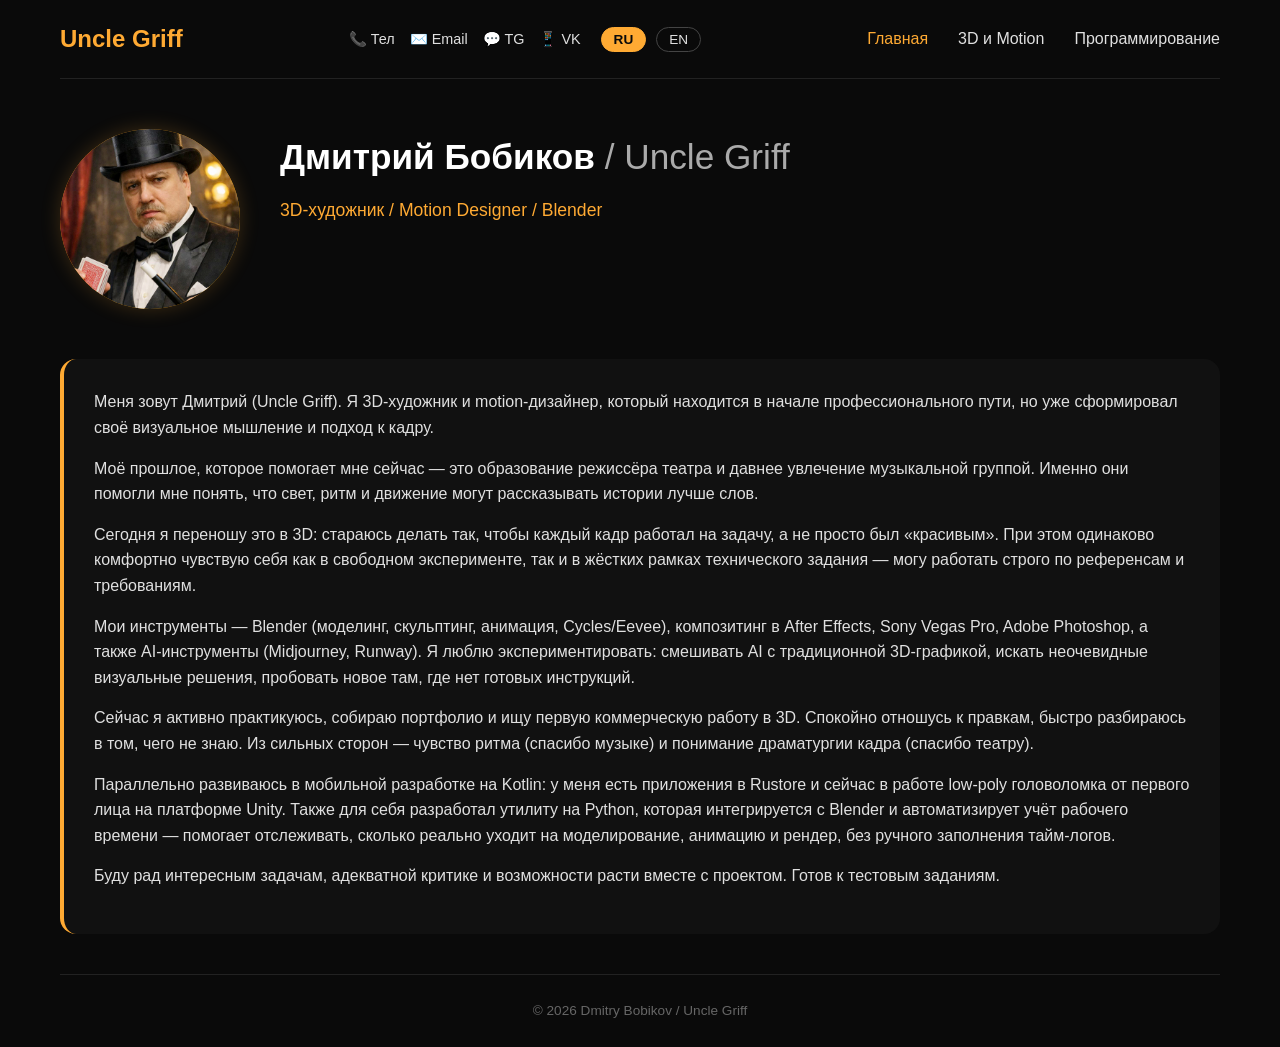
<file: index.html>
<!DOCTYPE html>
<html lang="ru">
<head>
    <meta charset="UTF-8">
    <meta name="viewport" content="width=device-width, initial-scale=1.0, viewport-fit=cover">
    <title>Dmitry Bobikov | 3D Artist & Motion Designer</title>
  <script type="module" crossorigin src="/assets/main-OH4ag4DU.js"></script>
  <link rel="modulepreload" crossorigin href="/assets/style-Zwzf4h3l.js">
  <link rel="stylesheet" crossorigin href="/assets/style-q9aPbfnD.css">
</head>
<body>
    <div id="app"></div>
</body>
</html>
</file>
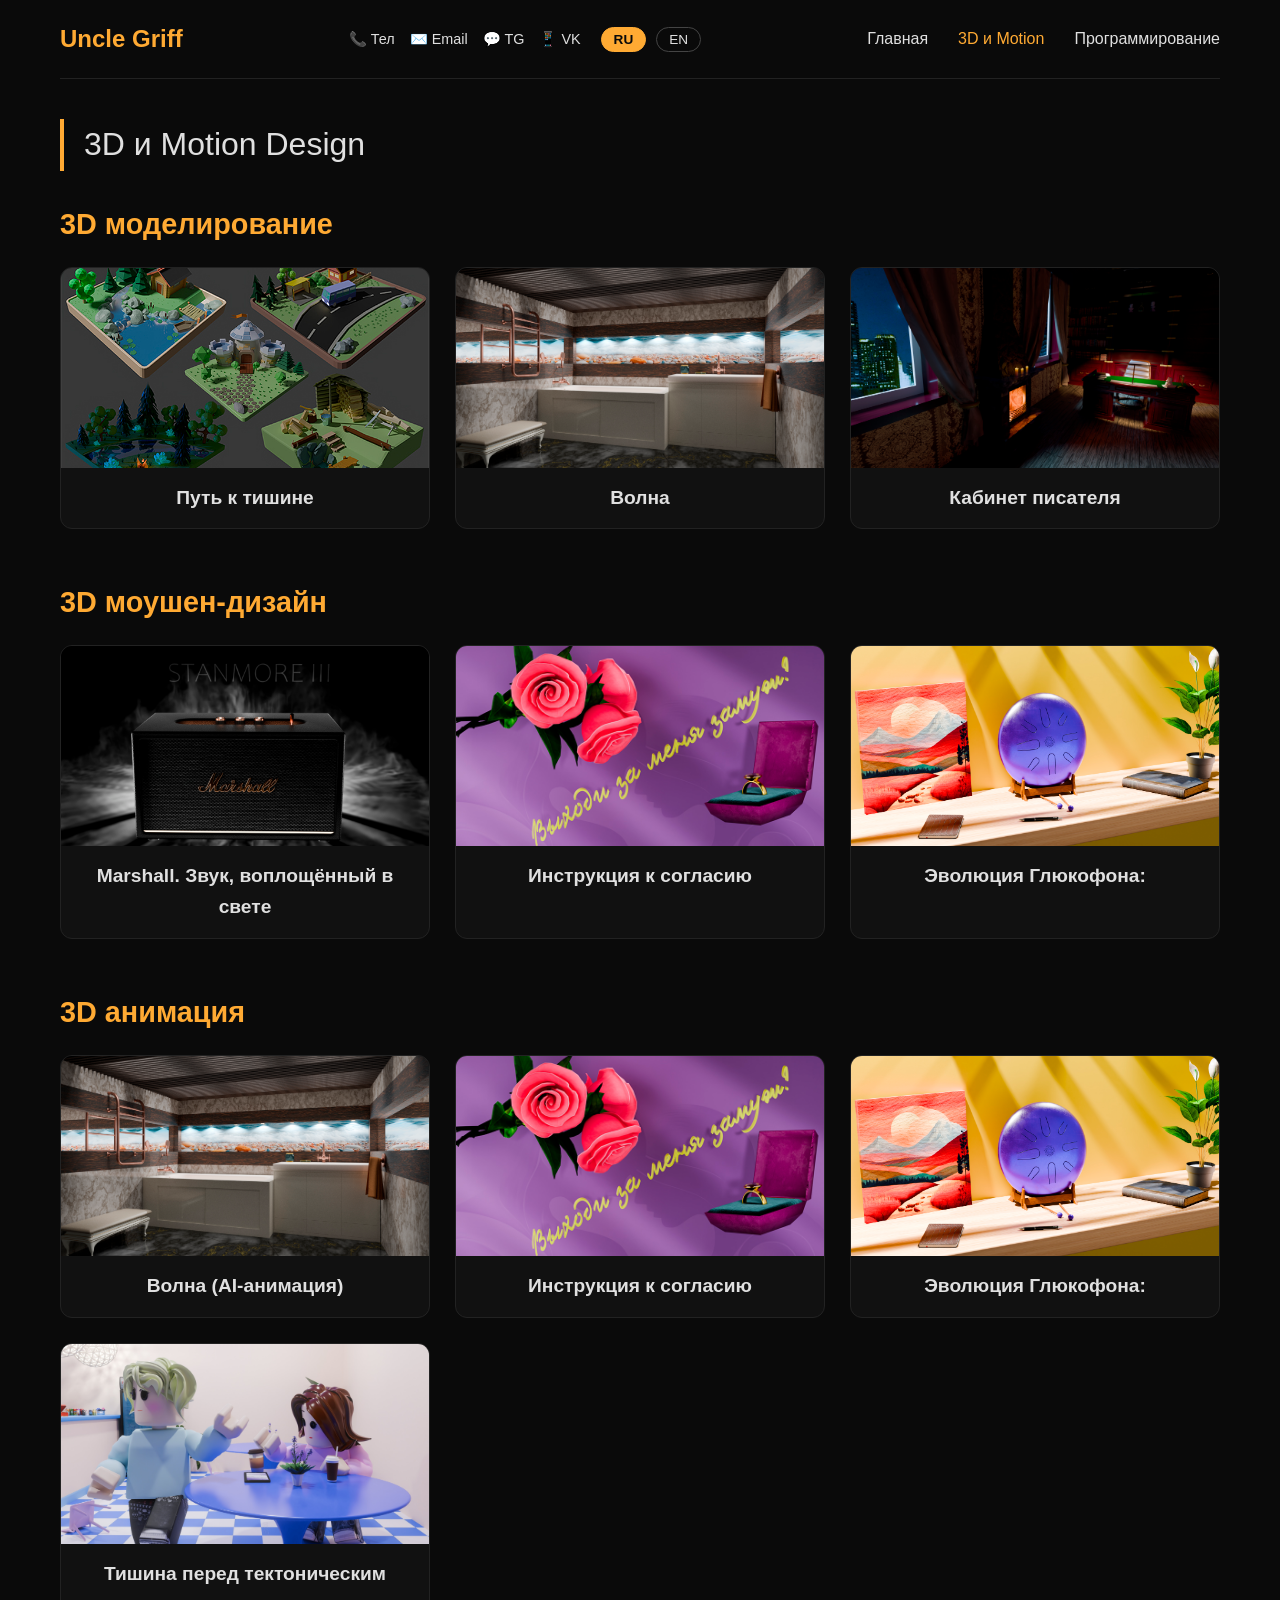
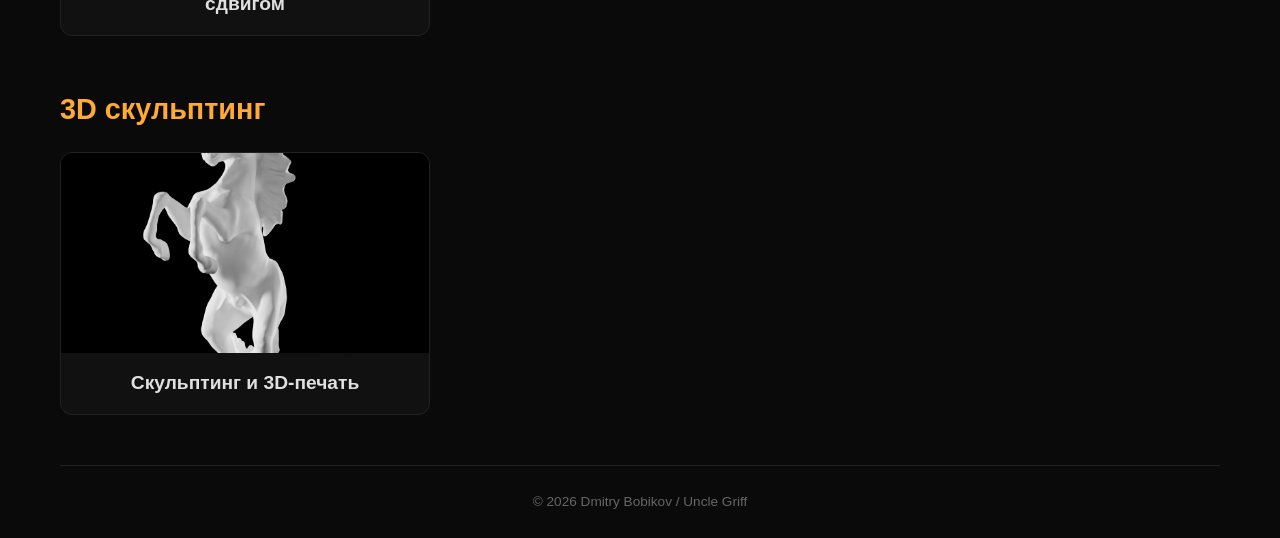
<file: 3d.html>
<!DOCTYPE html>
<html lang="ru">
<head>
    <meta charset="UTF-8">
    <meta name="viewport" content="width=device-width, initial-scale=1.0, viewport-fit=cover">
    <title>Dmitry Bobikov | 3D Artist & Motion Designer</title>
  <script type="module" crossorigin src="/assets/page3d-BzPPRUws.js"></script>
  <link rel="modulepreload" crossorigin href="/assets/style-Zwzf4h3l.js">
  <link rel="stylesheet" crossorigin href="/assets/style-q9aPbfnD.css">
</head>
<body>
    <div id="app"></div>
</body>
</html>
</file>
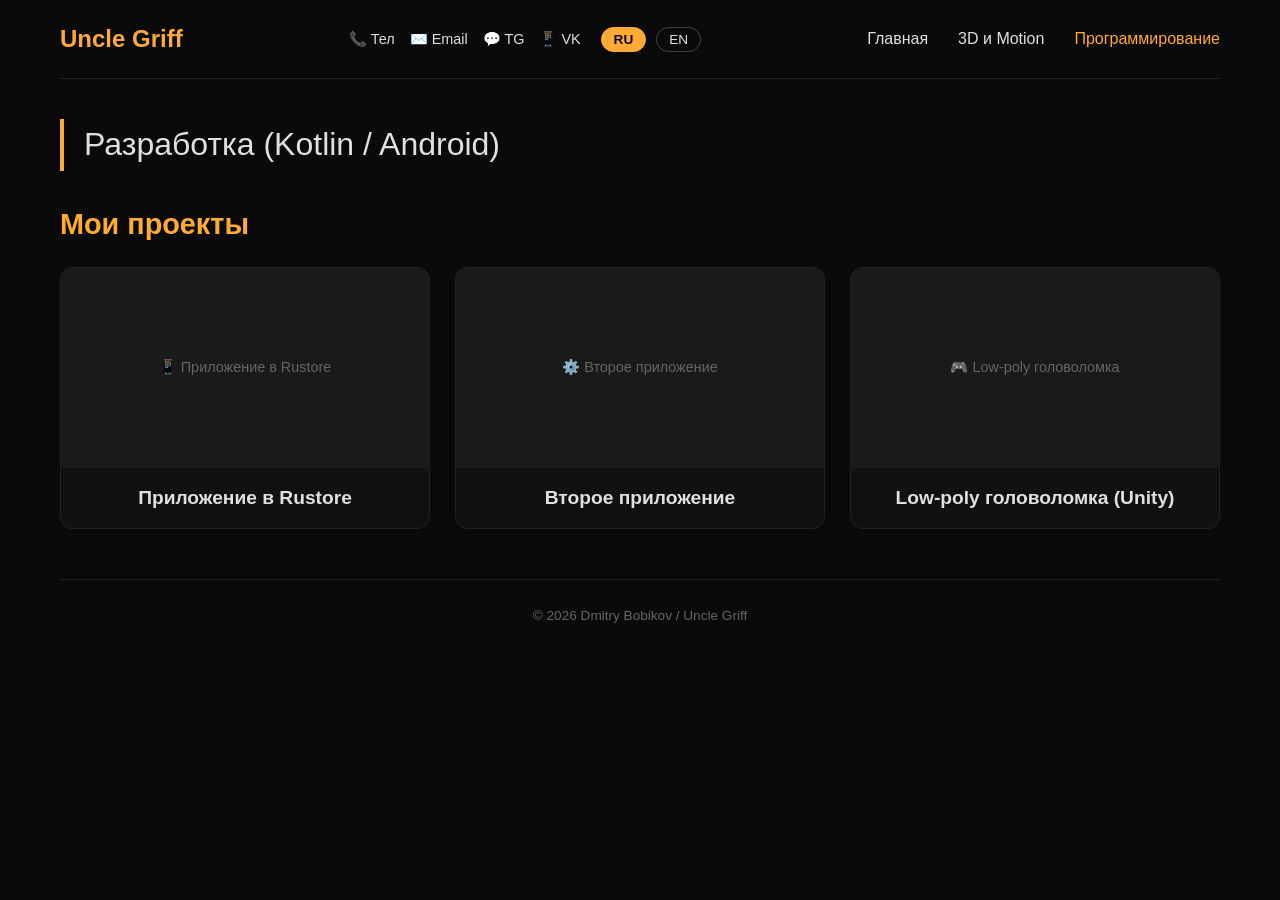
<file: dev.html>
<!DOCTYPE html>
<html lang="ru">
<head>
    <meta charset="UTF-8">
    <meta name="viewport" content="width=device-width, initial-scale=1.0, viewport-fit=cover">
    <title>Programming | Dmitry Bobikov</title>
  <script type="module" crossorigin src="/assets/pagedev-_4i81i22.js"></script>
  <link rel="modulepreload" crossorigin href="/assets/style-Zwzf4h3l.js">
  <link rel="stylesheet" crossorigin href="/assets/style-q9aPbfnD.css">
</head>
<body>
    <div id="app"></div>
</body>
</html>
</file>
<file: assets/style-q9aPbfnD.css>
*{box-sizing:border-box;margin:0;padding:0}body{color:#e0e0e0;background-color:#0a0a0a;font-family:Segoe UI,Tahoma,Geneva,Verdana,sans-serif;line-height:1.6}.container{max-width:1200px;margin:0 auto;padding:0 20px}header{border-bottom:1px solid #222;padding:20px 0}.header-inner{flex-wrap:wrap;justify-content:space-between;align-items:center;gap:15px;display:flex}.logo a{color:#fa3;font-size:1.5rem;font-weight:700;text-decoration:none}.nav-menu{gap:30px;list-style:none;display:flex}.nav-menu a{color:#e0e0e0;font-weight:500;text-decoration:none;transition:color .2s}.nav-menu a:hover,.nav-menu a.active{color:#fa3}.burger{cursor:pointer;flex-direction:column;gap:5px;display:none}.burger span{background-color:#e0e0e0;width:25px;height:3px;transition:all .2s}@media (width<=768px){.burger{display:flex}.nav-menu{background-color:#0f0f0f;flex-direction:column;align-items:center;gap:15px;width:100%;margin-top:15px;padding:20px 0;display:none}.nav-menu.show{display:flex}.header-inner{flex-wrap:wrap}}.top-right{flex-wrap:wrap;align-items:center;gap:20px;display:flex}.lang-switch{gap:10px;display:flex}.lang-btn{color:#e0e0e0;cursor:pointer;background:0 0;border:1px solid #444;border-radius:20px;padding:4px 12px;font-size:.85rem;transition:all .2s}.lang-btn.active{color:#0a0a0a;background-color:#fa3;border-color:#fa3;font-weight:700}.contacts-icons{gap:15px;display:flex}.contacts-icons a{color:#e0e0e0;font-size:.9rem;text-decoration:none;transition:color .2s}.contacts-icons a:hover{color:#fa3}.page-title{border-left:4px solid #fa3;margin:40px 0 30px;padding-left:20px;font-size:2rem}.section{margin-bottom:50px}.section h2{color:#fa3;margin-bottom:20px;font-size:1.8rem}.grid-3cols{grid-template-columns:repeat(auto-fill,minmax(280px,1fr));gap:25px;display:grid}.project-card{cursor:pointer;background:#111;border:1px solid #222;border-radius:12px;transition:transform .2s,border-color .2s;overflow:hidden}.project-card:hover{border-color:#fa3;transform:translateY(-5px)}.thumbnail{background:#1a1a1a;justify-content:center;align-items:center;width:100%;height:200px;display:flex;overflow:hidden}.thumbnail img{object-fit:cover;width:100%;height:100%}.thumbnail-placeholder{color:#666;font-size:.9rem}.project-card h3{text-align:center;padding:15px;font-size:1.2rem}.modal{z-index:1000;background-color:#000000f2;width:100%;height:100%;display:none;position:fixed;top:0;left:0;overflow-y:auto}.modal.active{justify-content:center;align-items:center;display:flex}.modal-content{background:#111;border:1px solid #333;border-radius:16px;flex-direction:column;width:90%;max-width:1000px;max-height:90vh;margin:20px auto;display:flex;position:relative;overflow:hidden}.close-modal{cursor:pointer;color:#888;z-index:10;font-size:2rem;transition:color .2s;position:absolute;top:15px;right:25px}.close-modal:hover{color:#fa3}.modal-body{flex:1;padding:30px;overflow-y:auto}.modal-description{margin-bottom:25px;line-height:1.6}.divider{background:linear-gradient(90deg,#0000,#fa3,#0000);border:0;height:1px;margin:25px 0}.epigraph{text-align:right;color:#aaa;margin:20px 0;font-size:1rem;font-style:italic;line-height:1.5}.project-title-inside{text-align:center;color:#fa3;margin:20px 0 10px;font-size:2rem}.project-subtitle{text-align:center;color:#888;margin-bottom:30px;font-size:.9rem;font-style:italic}.media-gallery{flex-direction:column;gap:30px;display:flex}.media-gallery.two-columns{grid-template-columns:1fr 1fr;gap:30px;display:grid}.media-gallery.two-columns .media-item{margin-bottom:0}.media-gallery.two-columns .media-item:has(video){grid-column:span 2}.media-item{flex-direction:column;gap:10px;width:100%;display:flex}.media-item img,.media-item video{cursor:pointer;border-radius:12px;width:100%}.media-item img{cursor:zoom-in}.media-caption{color:#ccc;background:#141414cc;border-left:3px solid #fa3;border-radius:10px;margin-top:5px;padding:12px 16px;font-size:.95rem;line-height:1.5}.media-caption strong{color:#fa3}.fullscreen-overlay{z-index:2000;background:#000000fa;justify-content:center;align-items:center;width:100%;height:100%;display:none;position:fixed;top:0;left:0}.fullscreen-overlay.active{display:flex}.fullscreen-container{justify-content:center;align-items:center;max-width:90%;max-height:90%;display:flex;position:relative}.fullscreen-content{max-width:100%;max-height:85vh}.fullscreen-content img,.fullscreen-content video{border-radius:8px;max-width:100%;max-height:85vh;display:block}.fullscreen-caption{color:#fff;text-align:left;background:linear-gradient(#0000,#000c);border-radius:0 0 8px 8px;padding:20px 20px 15px;font-size:.95rem;line-height:1.5;position:absolute;bottom:0;left:0;right:0}.fullscreen-caption strong{color:#fa3}.close-fullscreen{cursor:pointer;color:#fff;z-index:2001;background:#00000080;border-radius:50%;justify-content:center;align-items:center;width:40px;height:40px;font-size:2rem;display:flex;position:fixed;top:20px;right:30px}.close-fullscreen:hover{background:#000c}footer{text-align:center;color:#666;border-top:1px solid #222;margin-top:40px;padding:25px 0;font-size:.85rem}.profile{flex-wrap:wrap;align-items:flex-start;gap:40px;margin:50px 0;display:flex}.avatar{flex-shrink:0}.avatar-circle{color:#0a0a0a;background:linear-gradient(135deg,#fa3,#c80);border-radius:50%;justify-content:center;align-items:center;width:180px;height:180px;font-size:3rem;font-weight:700;display:flex;box-shadow:0 0 20px #fa33}.info h1{color:#fff;margin-bottom:10px;font-size:2.2rem}.info h1 .lastname{color:#aaa;font-weight:400}.info .tagline{color:#fa3;margin-bottom:20px;font-size:1.1rem}.bio{background:#111;border-left:4px solid #fa3;border-radius:16px;margin-bottom:40px;padding:30px}.bio p{margin-bottom:15px}.sculpting-group-title{color:#fa3;border-bottom:1px solid #333;margin:30px 0 10px;padding-bottom:5px;font-size:1.5rem;font-weight:700}.sculpting-group-desc{color:#aaa;margin-bottom:20px;font-style:italic;line-height:1.5}.sculpting-carousel-container{align-items:center;gap:10px;margin-bottom:20px;display:flex;position:relative}.sculpting-carousel-track{scroll-behavior:smooth;scrollbar-width:thin;scrollbar-color:#fa3 #333;flex:1;gap:15px;padding:10px 0;display:flex;overflow-x:auto}.sculpting-carousel-track::-webkit-scrollbar{height:6px}.sculpting-carousel-track::-webkit-scrollbar-track{background:#333;border-radius:3px}.sculpting-carousel-track::-webkit-scrollbar-thumb{background:#fa3;border-radius:3px}.carousel-arrow{cursor:pointer;color:#fa3;-webkit-user-select:none;user-select:none;background:#fa33;border-radius:50%;flex-shrink:0;justify-content:center;align-items:center;width:40px;height:40px;font-size:2rem;transition:all .2s;display:flex}.carousel-arrow:hover{background:#fa36;transform:scale(1.1)}.sculpting-carousel-slide{cursor:pointer;flex-shrink:0;width:200px;transition:transform .2s}.sculpting-carousel-slide:hover{transform:scale(1.02)}.sculpting-carousel-img{background:#1a1a1a;border-radius:8px;width:100%;height:auto}.sculpting-carousel-caption{color:#888;text-align:center;word-break:break-word;margin-top:8px;font-size:.75rem}@media (width<=768px){.top-right{justify-content:space-between;width:100%}.modal-content{width:95%;max-height:95vh}.modal-body{padding:20px}.project-title-inside{font-size:1.5rem}.fullscreen-caption{padding:12px 15px;font-size:.8rem}.profile{text-align:center;flex-direction:column;align-items:center}.info h1{font-size:1.8rem}.media-gallery.two-columns{grid-template-columns:1fr;gap:20px}.media-gallery.two-columns .media-item:has(video){grid-column:span 1}.sculpting-carousel-slide{width:150px}.carousel-arrow{width:30px;height:30px;font-size:1.5rem}}
</file>
